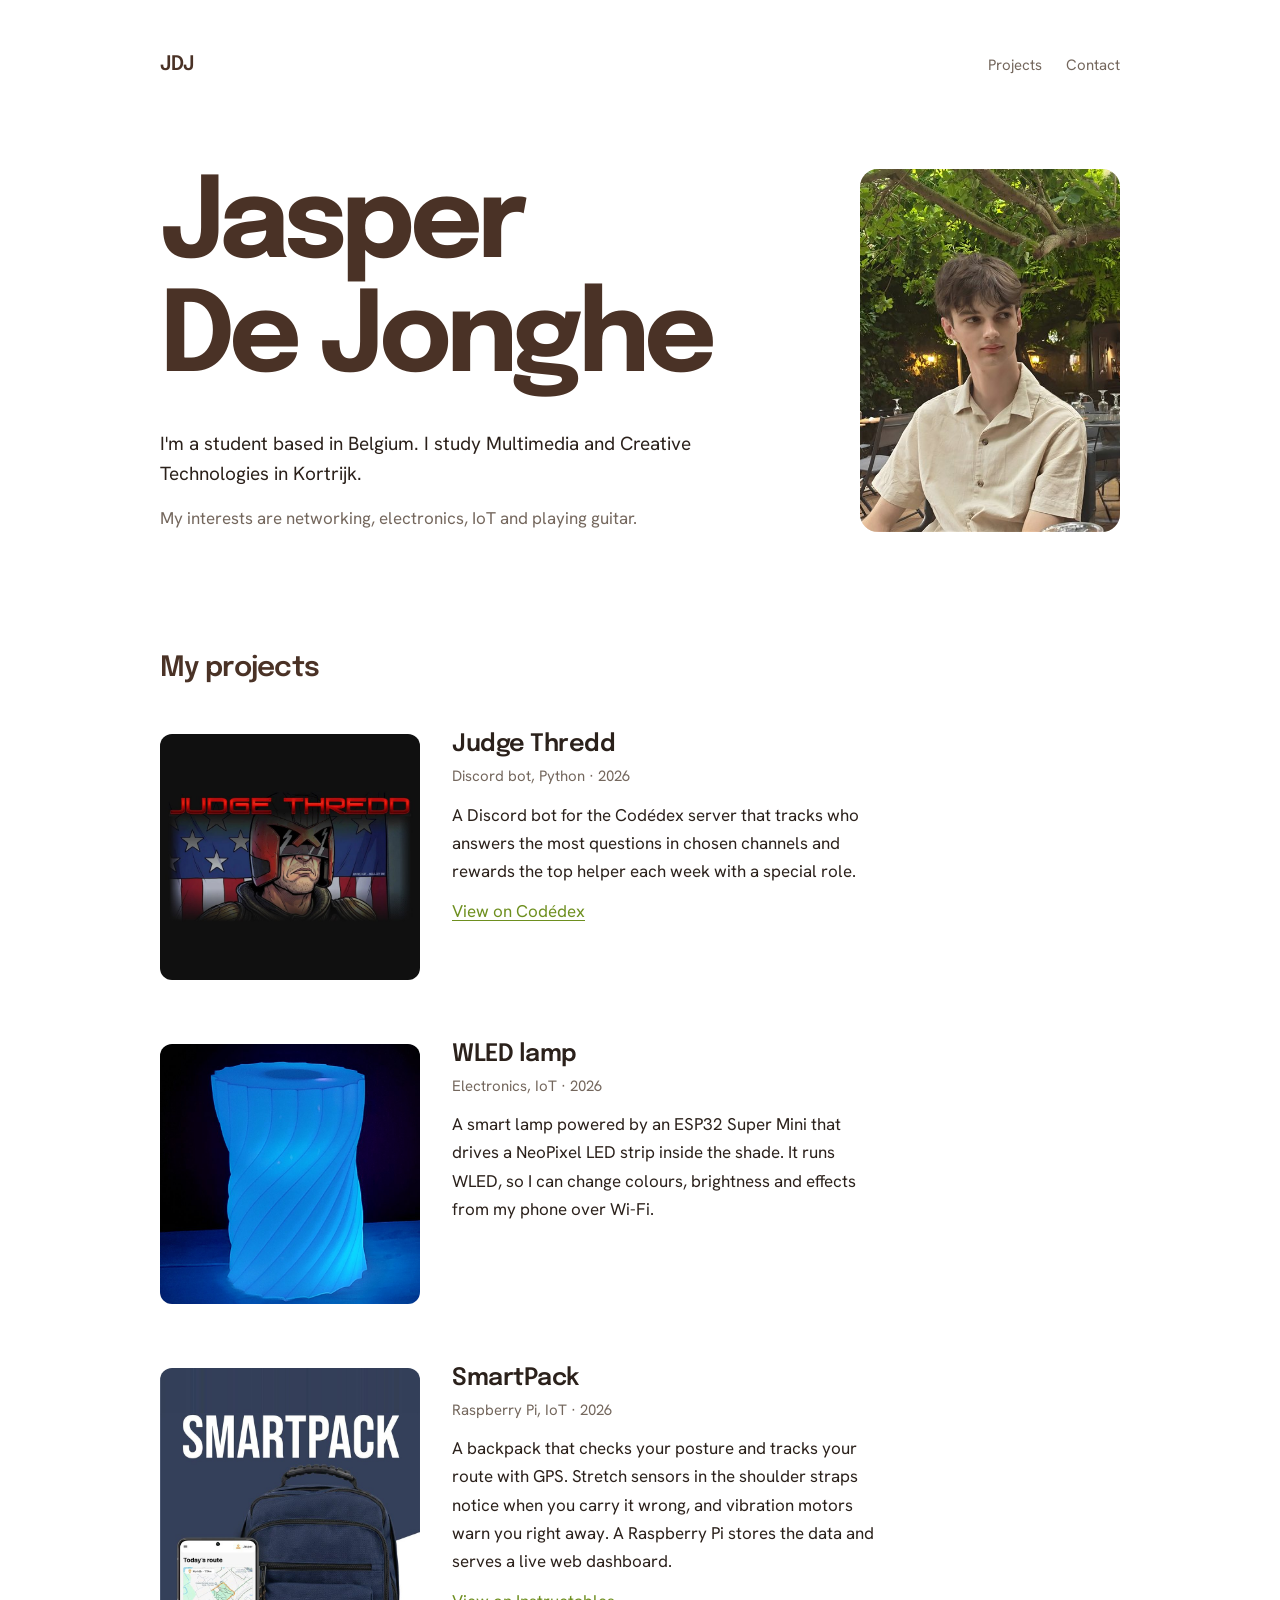
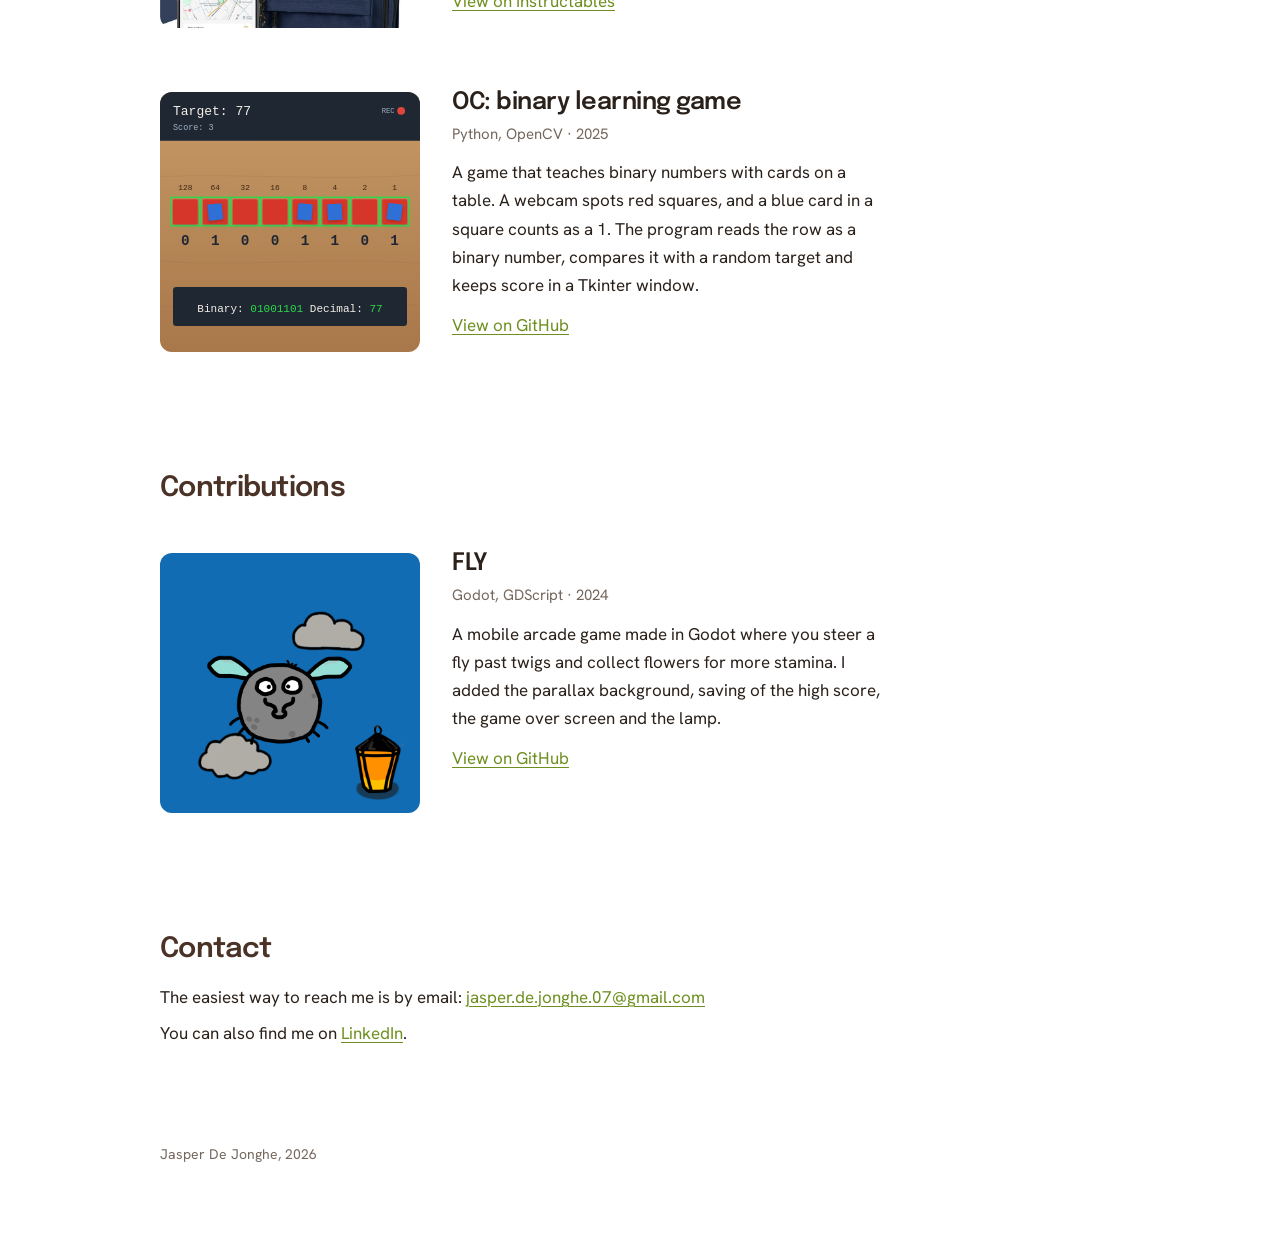
<file: index.html>
<!doctype html>
<html lang="en">

<head>
  <meta charset="utf-8">
  <meta name="viewport" content="width=device-width, initial-scale=1">
  <title>Jasper De Jonghe · Portfolio</title>
  <meta name="description" content="Jasper De Jonghe is a Multimedia and Creative Technologies student in Kortrijk, Belgium. Projects in IoT, electronics, Python and networking.">
  <meta name="author" content="Jasper De Jonghe">
  <meta name="google-site-verification" content="o8qF5dpuOmdGDGvbm7KV66FSMzKbDwY9LMC5oKYrG1k">
  <link rel="canonical" href="https://jasperdejonghe.github.io/">
  <link rel="icon" href="/favicon.ico" sizes="48x48">
  <link rel="icon" href="favicon.svg" type="image/svg+xml">
  <link rel="icon" href="favicon-96.png" type="image/png" sizes="96x96">
  <link rel="apple-touch-icon" href="apple-touch-icon.png">

  <!-- Preview when the link is shared (LinkedIn, Discord, WhatsApp, ...) -->
  <meta property="og:type" content="profile">
  <meta property="og:site_name" content="Jasper De Jonghe">
  <meta property="og:title" content="Jasper De Jonghe · Portfolio">
  <meta property="og:description" content="Multimedia and Creative Technologies student in Kortrijk, Belgium. Projects in IoT, electronics and Python.">
  <meta property="og:url" content="https://jasperdejonghe.github.io/">
  <meta property="og:image" content="https://jasperdejonghe.github.io/images/me.jpg">
  <meta property="og:image:alt" content="Jasper De Jonghe">
  <meta property="profile:first_name" content="Jasper">
  <meta property="profile:last_name" content="De Jonghe">
  <meta name="twitter:card" content="summary">

  <!-- Tells Google the site's name, shown above the result instead of "GitHub" -->
  <script type="application/ld+json">
  {
    "@context": "https://schema.org",
    "@type": "WebSite",
    "name": "Jasper De Jonghe",
    "alternateName": "JDJ",
    "url": "https://jasperdejonghe.github.io/"
  }
  </script>

  <!-- Tells Google this site is about the person Jasper De Jonghe -->
  <script type="application/ld+json">
  {
    "@context": "https://schema.org",
    "@type": "Person",
    "name": "Jasper De Jonghe",
    "url": "https://jasperdejonghe.github.io/",
    "image": "https://jasperdejonghe.github.io/images/me.jpg",
    "description": "Multimedia and Creative Technologies student in Kortrijk, Belgium.",
    "address": { "@type": "PostalAddress", "addressLocality": "Kortrijk", "addressCountry": "BE" },
    "knowsAbout": ["IoT", "Electronics", "Networking", "Python"],
    "sameAs": [
      "https://www.linkedin.com/in/jasper-de-jonghe/",
      "https://github.com/JasperDeJonghe"
    ]
  }
  </script>
  <link rel="preconnect" href="https://fonts.googleapis.com">
  <link rel="preconnect" href="https://fonts.gstatic.com" crossorigin>
  <link rel="stylesheet" href="https://fonts.googleapis.com/css2?family=Epilogue:wght@500;600;700&family=Hanken+Grotesk:ital,wght@0,400;0,500;1,400&display=swap">
  <link rel="stylesheet" href="styles.css">
  <script src="script.js" defer></script>
</head>

<body>
  <div class="page">
    <header>
      <p class="site-title">JDJ</p>
      <nav aria-label="Main">
        <a href="#work">Projects</a>
        <a href="#contact">Contact</a>
      </nav>
    </header>

    <main>
      <section class="intro">
        <div class="intro-text">
          <h1>Jasper<br>De Jonghe</h1>
          <p class="lede">I'm a student based in Belgium. I study Multimedia and Creative Technologies in Kortrijk.</p>
          <p class="small">My interests are networking, electronics, IoT and playing guitar.</p>
        </div>

        <figure class="portrait">
          <img src="images/me.jpg" alt="Jasper De Jonghe" width="480" height="640">
        </figure>
      </section>

      <section class="projects" id="work">
        <h2>My projects</h2>
        <div data-projects="projects"></div>
      </section>

      <section class="projects" id="contributions">
        <h2>Contributions</h2>
        <div data-projects="contributions"></div>
      </section>

      <section class="contact" id="contact">
        <h2>Contact</h2>
        <p>The easiest way to reach me is by email: <a href="mailto:jasper.de.jonghe.07@gmail.com">jasper.de.jonghe.07@gmail.com</a></p>
        <p>You can also find me on <a href="https://www.linkedin.com/in/jasper-de-jonghe/" target="_blank" rel="noopener">LinkedIn</a>.</p>
      </section>
    </main>

    <footer>Jasper De Jonghe, 2026</footer>
  </div>
</body>

</html>
</file>
<file: styles.css>
/* Left-aligned layout. Structure comes from type and whitespace only. */
:root {
  --bg: #ffffff;
  --beige: #e9e0d1;
  --green: #6e8f1f;
  --brown: #4a3226;
  --ink: #2b211b;
  --muted: #74675d;
  --font: "Hanken Grotesk", "Helvetica Neue", Arial, sans-serif;
  --display: "Epilogue", "Helvetica Neue", Arial, sans-serif;

  /* Radii differ by role: big for the portrait, medium for screenshots. */
  --radius-lg: 18px;
  --radius-md: 12px;

  --ease: cubic-bezier(.2, .7, .3, 1);
  color-scheme: light;
}

* { box-sizing: border-box; }

html { scroll-behavior: smooth; }
@media (prefers-reduced-motion: reduce) {
  html { scroll-behavior: auto; }
}

body {
  margin: 0;
  background: var(--bg);
  color: var(--ink);
  font-family: var(--font);
  font-size: 17px;
  line-height: 1.65;
  -webkit-font-smoothing: antialiased;
}

h1, h2, h3 { font-family: var(--display); }

img { max-width: 100%; display: block; }

/* Header and hero use the full 960px; the sections below keep a 720px reading column. */
.page {
  max-width: 1008px;
  margin: 0 auto;
  padding: 48px 24px 80px;
}
main > section:not(.intro),
footer { max-width: 720px; }

a {
  color: var(--green);
  text-decoration: underline;
  text-decoration-thickness: 1px;
  text-underline-offset: 3px;
  transition: color 150ms var(--ease), text-underline-offset 150ms var(--ease);
}
a:hover { color: var(--brown); text-underline-offset: 5px; }
:focus-visible { outline: 2px solid var(--green); outline-offset: 3px; border-radius: 4px; }

/* Header */
header {
  display: flex;
  justify-content: space-between;
  align-items: baseline;
  gap: 16px;
  flex-wrap: wrap;
}
.site-title {
  margin: 0;
  font-family: var(--display);
  font-size: 20px;
  font-weight: 600;
  letter-spacing: -0.02em;
  color: var(--brown);
}
header nav { display: flex; gap: 24px; font-size: 15px; }
header nav a {
  position: relative;
  color: var(--muted);
  text-decoration: none;
}
/* Underline that grows from the left on hover. */
header nav a::after {
  content: "";
  position: absolute;
  left: 0;
  right: 0;
  bottom: -2px;
  height: 1px;
  background: currentColor;
  transform: scaleX(0);
  transform-origin: left;
  transition: transform 200ms var(--ease);
}
header nav a:hover { color: var(--ink); }
header nav a:hover::after { transform: scaleX(1); }

/* Intro: name left, portrait right. */
.intro {
  margin-top: 88px;
  display: grid;
  grid-template-columns: minmax(0, 1fr) 260px;
  gap: 48px;
  align-items: stretch;
}
.intro h1 {
  margin: 0 0 32px;
  font-size: clamp(56px, 10.5vw, 112px);
  line-height: 1.02;
  font-weight: 700;
  letter-spacing: -0.05em;
  color: var(--brown);
}
.intro p { margin: 0 0 16px; max-width: 32em; }
.intro p:last-child { margin-bottom: 0; }
.intro .lede { font-size: 19px; line-height: 1.55; color: var(--ink); }
.intro p.small { color: var(--muted); }

.portrait { margin: 0; }
/* The portrait takes the exact height of the text next to it, so top and bottom line up. */
.portrait img {
  width: 100%;
  height: 100%;
  object-fit: cover;
  object-position: 50% 35%;
  background: var(--beige);
  border-radius: var(--radius-lg);
}

/* Section headings */
.projects > h2,
.contact h2 {
  font-size: 28px;
  font-weight: 600;
  line-height: 1.2;
  letter-spacing: -0.025em;
  color: var(--brown);
}

/* Projects */
.projects { margin-top: 120px; }
.projects > h2 { margin: 0 0 48px; }
.project {
  display: grid;
  grid-template-columns: 260px minmax(0, 1fr);
  gap: 32px;
  align-items: start;
}
.project.no-image { grid-template-columns: minmax(0, 1fr); }
.project + .project { margin-top: 64px; }

/* Screenshot frame: stretches to the text column's height so its bottom lines up with the link. */
.shot-frame {
  align-self: stretch;
  overflow: hidden;
  border-radius: var(--radius-md);
  background: var(--beige);
}
.shot {
  width: 100%;
  height: 100%;
  object-fit: cover;
  transition: transform 500ms var(--ease);
}
.project:hover .shot { transform: scale(1.04); }

.project h3 {
  margin: -4px 0 4px;
  font-size: 24px;
  font-weight: 600;
  line-height: 1.25;
  letter-spacing: -0.02em;
}
.project .meta { margin: 0 0 12px; font-size: 15px; color: var(--muted); }
.project p { margin: 0 0 12px; }

/* Contact */
.contact { margin-top: 120px; }
.contact h2 { margin: 0 0 16px; }
.contact p { margin: 0 0 8px; max-width: 34em; }

footer { margin-top: 96px; font-size: 14px; color: var(--muted); }

/* Motion: the hero settles in once on load, projects ease in as you scroll to them.
   Everything is skipped for people who turn animations off. */
@media (prefers-reduced-motion: no-preference) {
  .intro h1,
  .intro p,
  .portrait {
    animation: rise 700ms var(--ease) both;
  }
  .intro h1 { animation-delay: 60ms; }
  .intro .lede { animation-delay: 160ms; }
  .intro .small { animation-delay: 220ms; }
  .portrait { animation-delay: 120ms; }

  /* Set by script.js only when JavaScript runs, so content never stays hidden. */
  .reveal {
    opacity: 0;
    transform: translateY(16px);
    transition: opacity 600ms var(--ease), transform 600ms var(--ease);
  }
  .reveal.is-visible { opacity: 1; transform: none; }
}
@keyframes rise {
  from { opacity: 0; transform: translateY(14px); }
  to { opacity: 1; transform: none; }
}

@media (max-width: 760px) {
  .intro {
    grid-template-columns: minmax(0, 1fr);
    gap: 0;
  }
  /* On phones the portrait sits above the name, smaller. */
  .portrait {
    order: -1;
    width: 132px;
    margin-bottom: 32px;
  }
  .portrait img { height: auto; aspect-ratio: 3 / 4; border-radius: var(--radius-md); }
}

@media (max-width: 620px) {
  .intro { margin-top: 56px; }
  .projects, .contact { margin-top: 88px; }
  .projects > h2 { margin-bottom: 32px; }
  .project { grid-template-columns: minmax(0, 1fr); gap: 16px; }
  .shot-frame { aspect-ratio: 4 / 3; }
}
</file>
